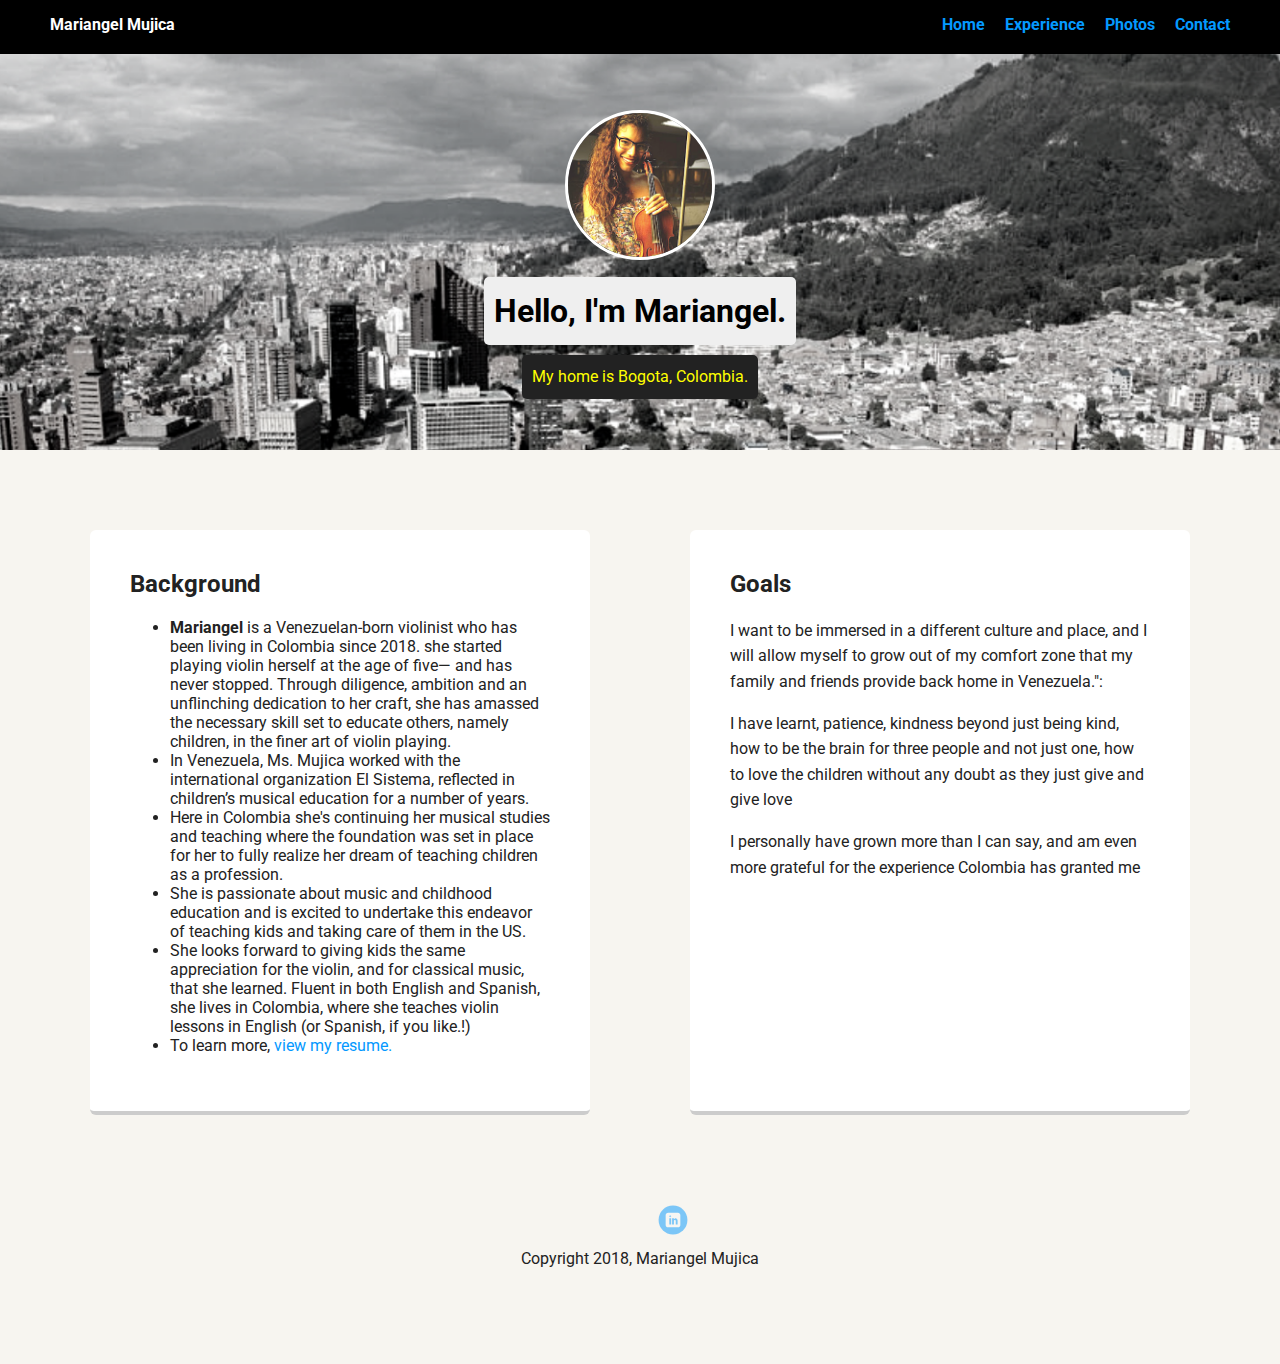
<file: index.html>
<!doctype html>
<html lang="en">
<head>
  <meta charset="utf-8">
  <title>Mariangel Mujica's Profile</title>
  <meta name="viewport" content="width=device-width, initial-scale=1.0">
  <link rel="stylesheet" href="styles.css">
  <link href="https://fonts.googleapis.com/css?family=Muli%7CRoboto:400,300,500,700,900" rel="stylesheet"></head>
  <body>

    <div class="main-nav">
        <ul class="nav">
          <li class="name">Mariangel Mujica</li>
          <li><a href="#">Home</a></li>
          <li><a href="#">Experience</a></li>
          <li><a href="#">Photos</a></li>
          <li><a href="#">Contact</a></li>
        </ul>
    </div>

    <header>
      <img src="img/me.png" alt="photo of Mariangel" class="profile-image">
      <h1 class="tag name">Hello, I'm  Mariangel.</h1>
      <p class="tag location">My home is Bogota, Colombia.</p>
    </header>

    <main class="flex">
      <div class="card">
        <h2>Background</h2>
        <ul>
          <li><strong>Mariangel</strong> is a Venezuelan-born violinist who has been living in Colombia since 2018. she started playing violin herself at the age of five— and has never stopped. Through diligence, ambition and an unflinching dedication to her craft, she has amassed the necessary skill set to educate others, namely children, in the finer art of violin playing. <li>In Venezuela, Ms. Mujica worked with the international organization El Sistema, reflected in children’s musical education for a number of years.</li><li> Here in Colombia she's continuing her musical studies and teaching where the foundation was set in place for her to fully realize her dream of teaching children as a profession.</li>  <li>She is passionate about music and childhood education and is excited to undertake this endeavor of teaching kids and taking care of them in the US.</li> <li> She looks forward to giving kids the same appreciation for the violin, and for classical music, that she learned. Fluent in both English and Spanish, she lives  in Colombia, where she teaches violin lessons in English (or Spanish, if you like.!) </li>
          <li>To learn more, <a href="resume.html">view my resume.</a></li>
        </ul>
      </div> 

      <div class="card">
        <h2>Goals</h2>
        <p>I want to be immersed in a different culture and place, and I will allow myself to grow out of my comfort zone that my family and friends provide back home in Venezuela.":</p>
        <p>I have learnt, patience, kindness beyond just being kind, how to be the brain for three people and not just one, how to love the children without any doubt as they just give and give love</p>
        <p>I personally have grown more than I can say, and am even more grateful for the experience Colombia has granted me</p>
      </div> 

    </main>
    <footer>
      <ul>
        <li><a href="#" class="social facebook">Facebook</a></li>
        <li><a href="#" class="social linkedin">LinkedIn</a></li>
      </ul>
      <p class="copyright">Copyright 2018, Mariangel Mujica</p>
    </footer>
  </body>
  </html>
</file>
<file: styles.css>
/* Global Layout Set-up */
* { 
  box-sizing: border-box;
}
  
body {
  margin: 0;
  padding: 0;
  text-align: center;
  font-family: 'Roboto', sans-serif;
  color: #222;
  background: #f7f5f0;
}
/* Link Styles */

a {
  text-decoration: none;
  color: #0499ff;
}
a:hover {
  color: #6633ff;
}

/* Section Styles */

.main-nav {
  width: 100%;
  background: black;
  min-height: 30px;
  padding: 10px;
  position: fixed;
  text-align: center;
}
.nav {
  display: flex;
  justify-content: space-around;
  font-weight: 700;
  list-style-type: none;
  margin: 0 auto;
  padding: 0;
}
.nav .name {
  display: none;
}
.nav li {
  padding: 5px 10px 10px 10px;
}
.nav a {
  transition: all .5s;
}
.nav a:hover {
  color: white
}

header {
  text-align: center;
  background: url('img/1.png') no-repeat top center ;
  background-size: cover;
  overflow: hidden;
  padding-top: 60px;
}
header {
  line-height: 1.5;
}
header .profile-image {
  margin-top: 50px;
  width: 150px;
  height: 150px;
  border-radius: 50%;
  border: 3px solid white;
  transition: all .5s;
}
header .profile-image:hover {
  transform: scale(3) rotate(750deg);
}
.tag {
  background-color: #efefef;
  color: black;
  padding: 10px;
  border-radius: 5px;
  display: table;
  margin: 10px auto;
} 
.location {
  background-color: #222;
  color: yellow;
}
.card {
  margin: 30px;
  padding: 20px 40px 40px;
  max-width: 500px;
  text-align: left;
  background: #fff;
  border-bottom: 4px solid #ccc;
  border-radius: 6px;
}
.card:hover {
  border-color: #ff99ff;
}

ul.skills {
  padding: 0;
  text-align: center;
}

.skills li {
  border-radius: 6px;
  display: inline-block;
  background: #ff9904;
  color: white;
  padding: 5px 10px;
  margin: 2px;
}

.skills li:nth-child(odd) {
  background: #0399ff;
}

footer {
  width: 100%;
  min-height: 30px;
  padding: 20px 0 40px 20px;
}

footer .copyright {
  top: -8px;
  margin-right: 20px;
  font-size: .75em;
}

footer ul {
  list-style-type: none;
  margin: 0;
  padding: 0;
}

footer ul li {
  display: inline-block;
}

a.social {
  display: inline-block;
  text-indent: -9999px;
  margin-left: 5px;
  width: 30px;
  height: 30px;
  background-size: 30px 30px;
  opacity: .5;
  transition: all .25s;
}
a.twitter {
  background-image: url(img/twitter.svg);
}
a.linkedin {
  background-image: url(img/linkedin.svg);
}
a.social:hover {
  opacity: 1;
}
.clearfix {
  clear: both;
}

/* Styles for larger screens */
@media screen and (min-width: 720px) {
  
  .flex {
      display: flex;
      max-width: 1200px;
      justify-content: space-around;
      margin: 0 auto;
  }

  header {
    min-height: 450px;
  }

  .nav {
    max-width: 1200px;
  }

  .nav .name {
    display: block;
    margin-right: auto;
    color: white;
  }

  main {
    padding-top: 50px;
  }

  main p {
    line-height: 1.6em;
  }

  footer {
    font-size: 1.3em;
    max-width: 1200px;
    margin: 40px auto;
  }

}
</file>
